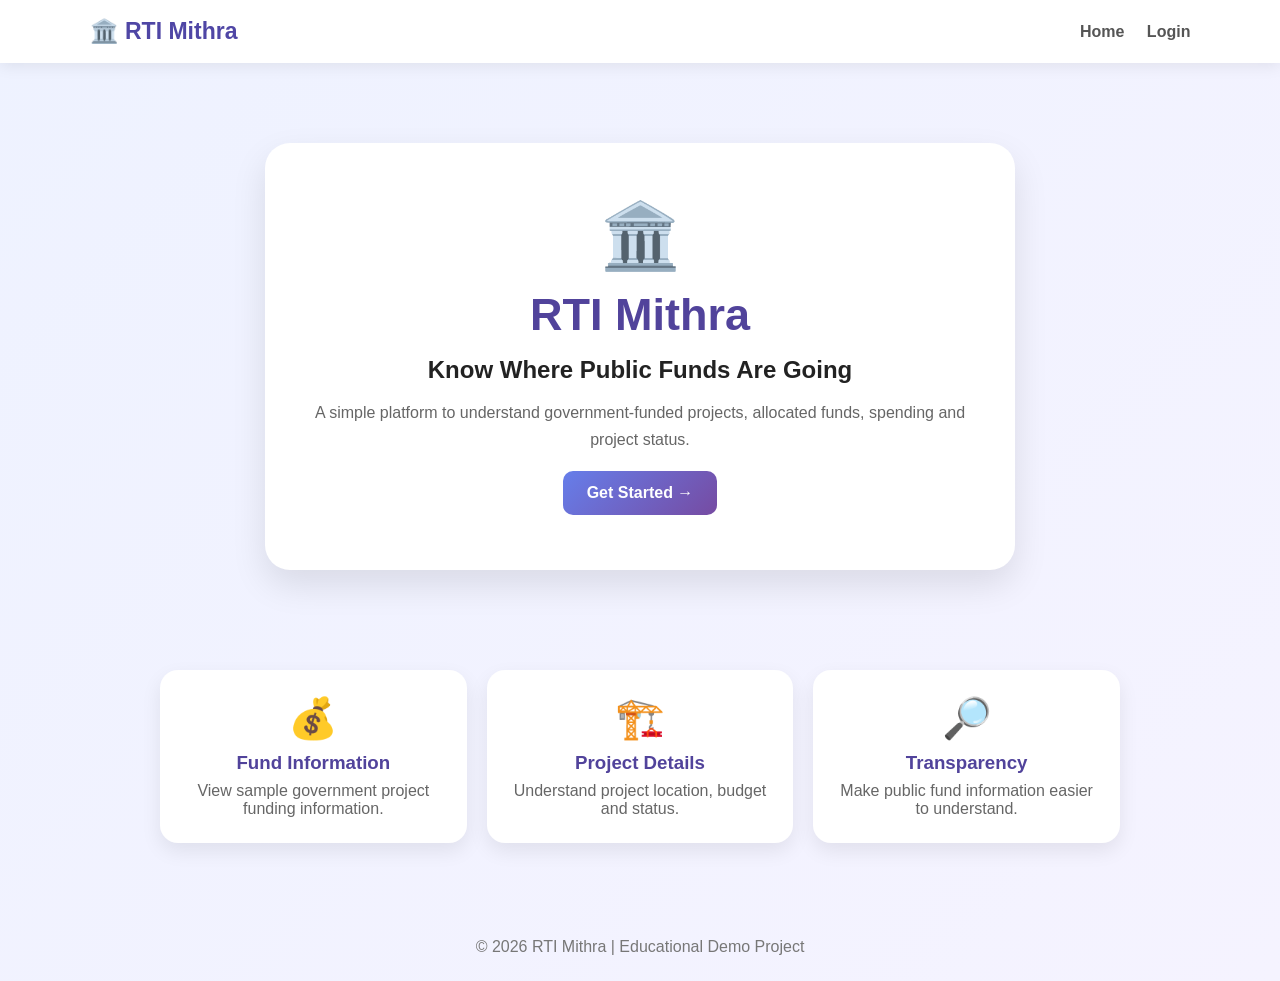
<file: index.html>
<!DOCTYPE html>
<html lang="en">
<head>
    <meta charset="UTF-8">
    <meta name="viewport" content="width=device-width, initial-scale=1.0">
    <title>RTI Mithra</title>
    <link rel="stylesheet" href="style.css">
</head>

<body>

<header class="navbar">
    <div class="logo">🏛️ RTI Mithra</div>

    <nav>
        <a href="index.html">Home</a>
        <a href="login.html">Login</a>
    </nav>
</header>

<main class="hero">

    <div class="hero-content">

        <div class="hero-icon">🏛️</div>

        <h1>RTI Mithra</h1>

        <h2>Know Where Public Funds Are Going</h2>

        <p>
            A simple platform to understand government-funded
            projects, allocated funds, spending and project status.
        </p>

        <a href="login.html" class="btn">
            Get Started →
        </a>

    </div>

</main>

<section class="features">

    <div class="feature-card">
        <div>💰</div>
        <h3>Fund Information</h3>
        <p>View sample government project funding information.</p>
    </div>

    <div class="feature-card">
        <div>🏗️</div>
        <h3>Project Details</h3>
        <p>Understand project location, budget and status.</p>
    </div>

    <div class="feature-card">
        <div>🔎</div>
        <h3>Transparency</h3>
        <p>Make public fund information easier to understand.</p>
    </div>

</section>

<footer>
    <p>© 2026 RTI Mithra | Educational Demo Project</p>
</footer>

</body>
</html>
</file>
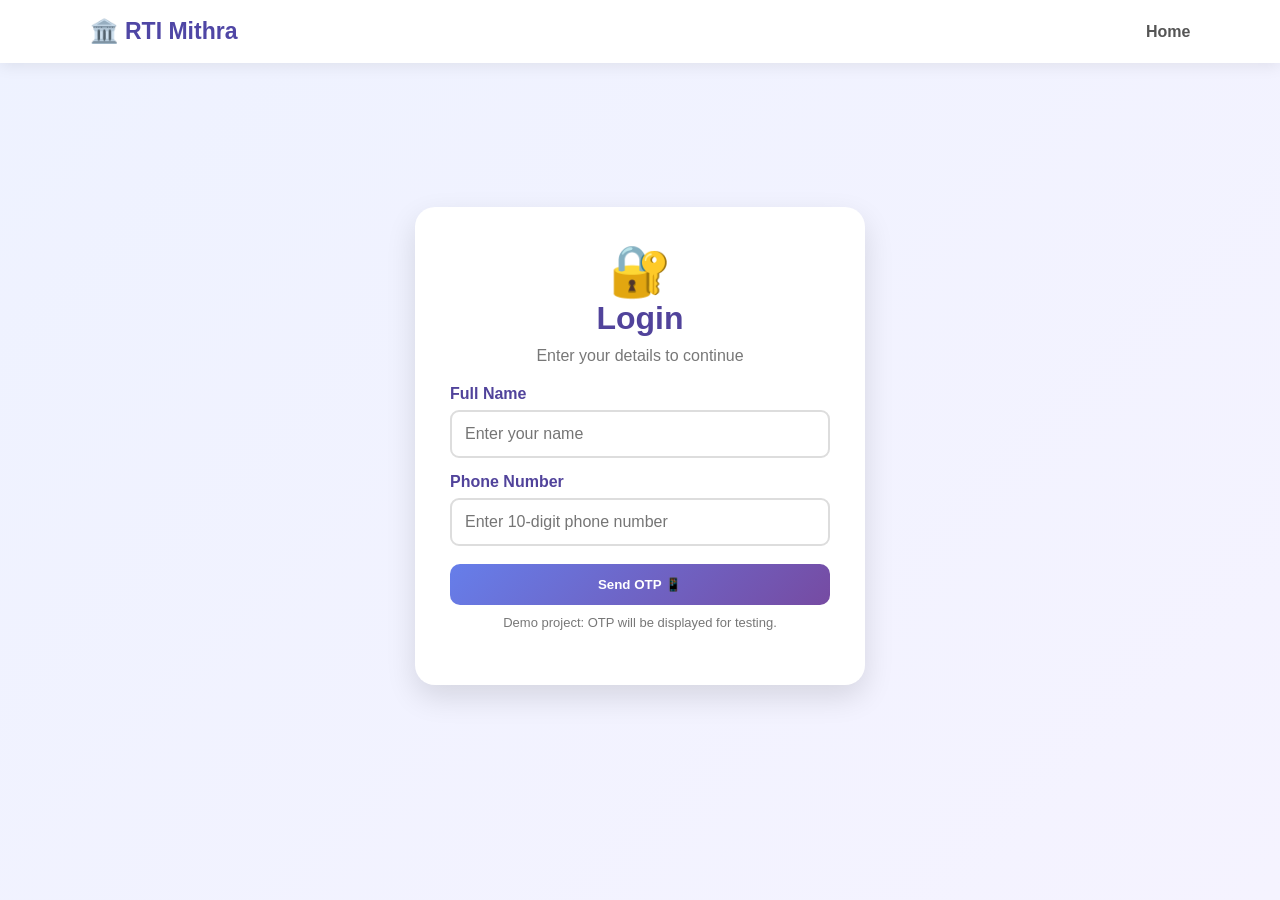
<file: login.html>
<!DOCTYPE html>
<html lang="en">

<head>
    <meta charset="UTF-8">
    <meta name="viewport" content="width=device-width, initial-scale=1.0">

    <title>Login - RTI Mithra</title>

    <link rel="stylesheet" href="style.css">
</head>

<body>

<header class="navbar">

    <div class="logo">🏛️ RTI Mithra</div>

    <a href="index.html">Home</a>

</header>


<div class="form-container">

    <div class="form-card">

        <div class="form-icon">🔐</div>

        <h1>Login</h1>

        <p>Enter your details to continue</p>


        <label>Full Name</label>

        <input
            type="text"
            id="userName"
            placeholder="Enter your name"
        >


        <label>Phone Number</label>

        <input
            type="tel"
            id="phone"
            placeholder="Enter 10-digit phone number"
            maxlength="10"
        >


        <button
            class="btn full-btn"
            onclick="sendOTP()">

            Send OTP 📱

        </button>


        <p class="demo-text">
            Demo project: OTP will be displayed for testing.
        </p>

    </div>

</div>


<script src="script.js"></script>

</body>
</html>
</file>
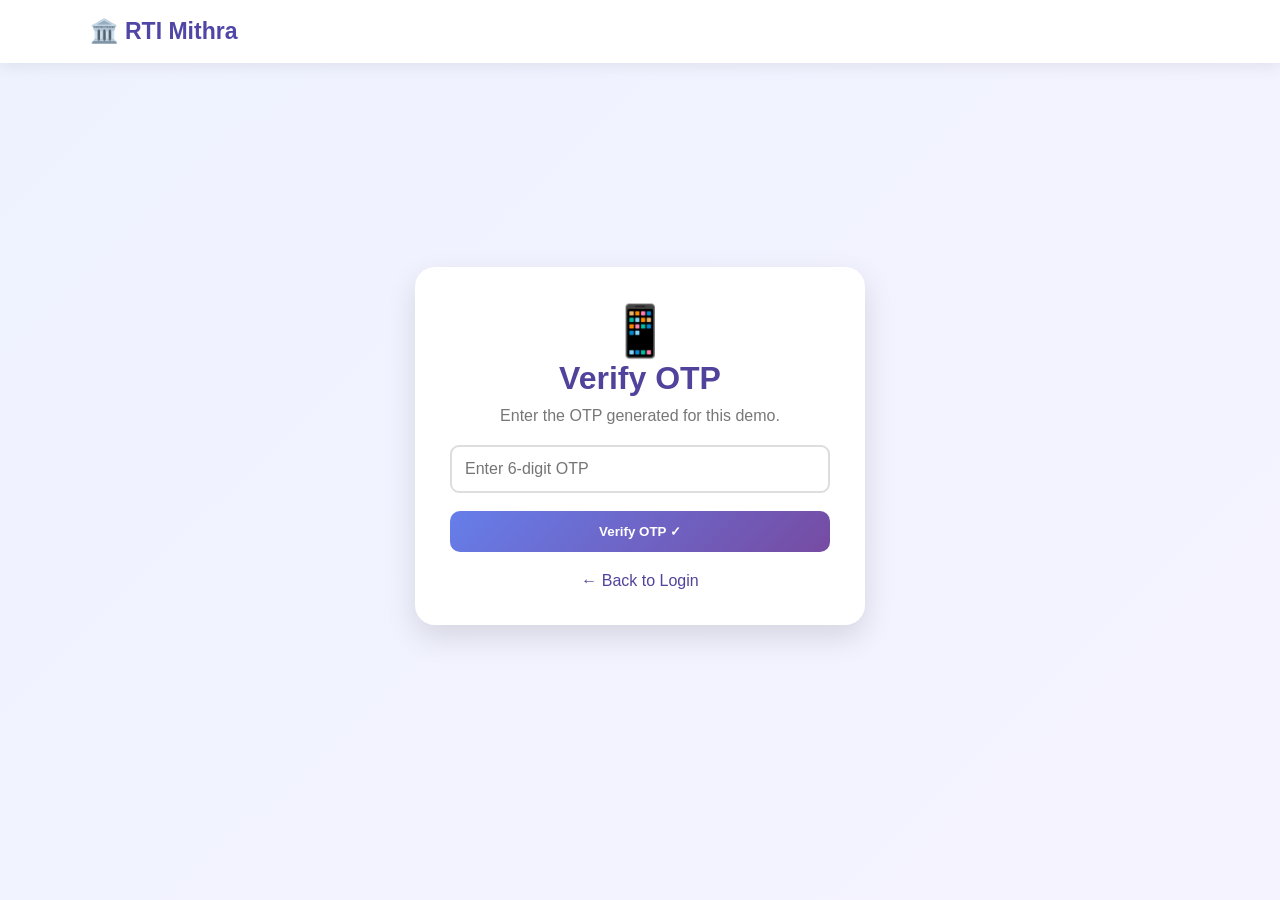
<file: otp.html>
<!DOCTYPE html>
<html lang="en">

<head>

    <meta charset="UTF-8">
    <meta name="viewport"
          content="width=device-width, initial-scale=1.0">

    <title>OTP Verification - RTI Mithra</title>

    <link rel="stylesheet" href="style.css">

</head>

<body>

<header class="navbar">

    <div class="logo">🏛️ RTI Mithra</div>

</header>


<div class="form-container">

    <div class="form-card">

        <div class="form-icon">📱</div>

        <h1>Verify OTP</h1>

        <p>Enter the OTP generated for this demo.</p>


        <input
            type="text"
            id="otpInput"
            placeholder="Enter 6-digit OTP"
            maxlength="6"
        >


        <button
            class="btn full-btn"
            onclick="verifyOTP()">

            Verify OTP ✓

        </button>


        <p id="otpMessage"></p>


        <a href="login.html" class="back-link">
            ← Back to Login
        </a>

    </div>

</div>


<script src="script.js"></script>

</body>
</html>
</file>
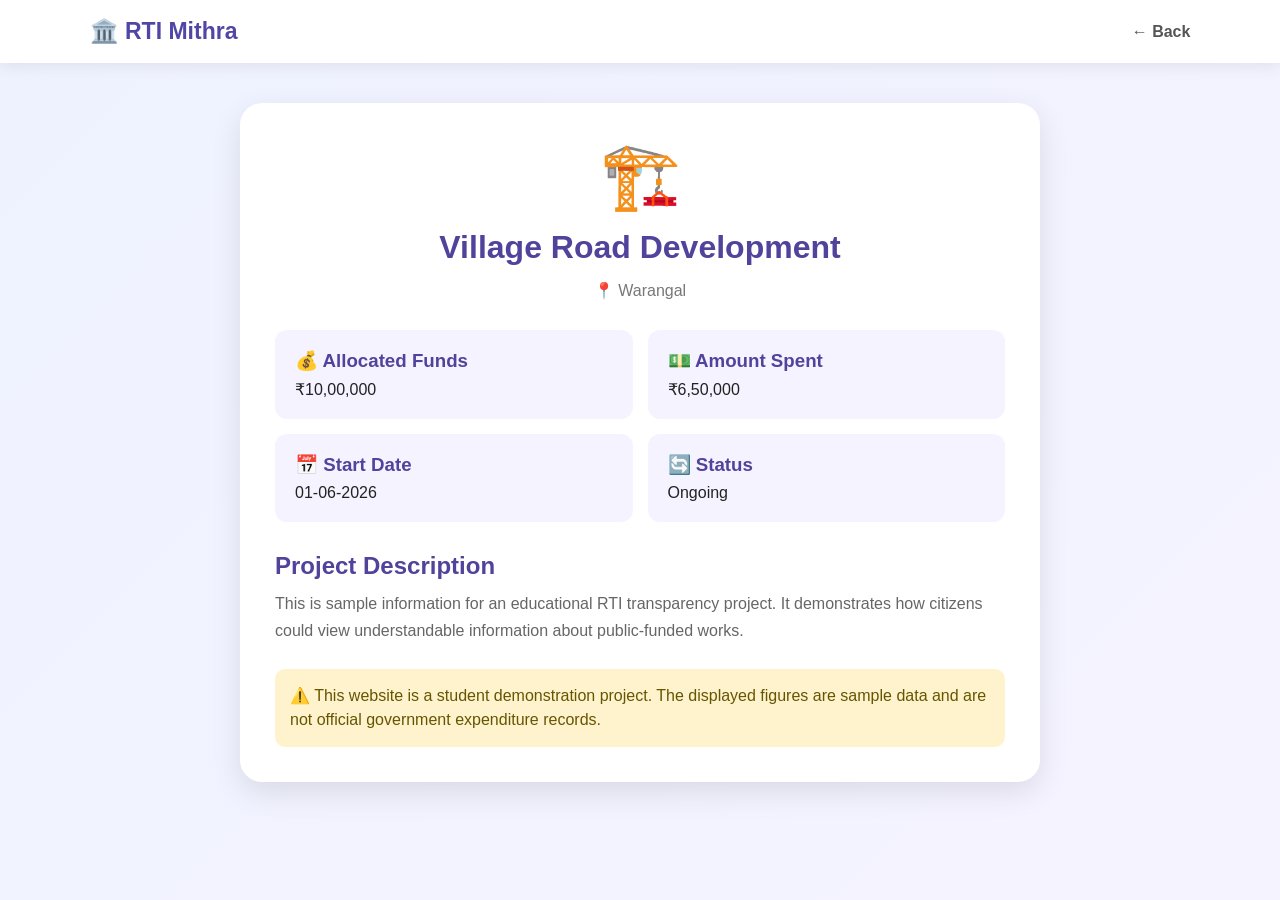
<file: project-details.html>
<!DOCTYPE html>
<html lang="en">

<head>

    <meta charset="UTF-8">

    <meta name="viewport"
          content="width=device-width, initial-scale=1.0">

    <title>Project Details - RTI Mithra</title>

    <link rel="stylesheet" href="style.css">

</head>

<body>

<header class="navbar">

    <div class="logo">🏛️ RTI Mithra</div>

    <a href="funds.html">← Back</a>

</header>


<div class="container">

    <div class="details-card">

        <div class="project-icon">
            🏗️
        </div>

        <h1>Village Road Development</h1>

        <p class="location">
            📍 Warangal
        </p>


        <div class="details-grid">

            <div>
                <h3>💰 Allocated Funds</h3>
                <p>₹10,00,000</p>
            </div>

            <div>
                <h3>💵 Amount Spent</h3>
                <p>₹6,50,000</p>
            </div>

            <div>
                <h3>📅 Start Date</h3>
                <p>01-06-2026</p>
            </div>

            <div>
                <h3>🔄 Status</h3>
                <p>Ongoing</p>
            </div>

        </div>


        <div class="description">

            <h2>Project Description</h2>

            <p>
                This is sample information for an educational
                RTI transparency project. It demonstrates how
                citizens could view understandable information
                about public-funded works.
            </p>

        </div>


        <div class="notice">

            ⚠️ This website is a student demonstration project.
            The displayed figures are sample data and are not
            official government expenditure records.

        </div>

    </div>

</div>

</body>
</html>
</file>
<file: style.css>
* {
    margin: 0;
    padding: 0;
    box-sizing: border-box;
}

body {
    font-family: Arial, sans-serif;
    background: linear-gradient(135deg, #eef2ff, #f5f3ff);
    color: #222;
    min-height: 100vh;
}


/* NAVBAR */

.navbar {
    background: white;
    padding: 18px 7%;
    display: flex;
    justify-content: space-between;
    align-items: center;
    box-shadow: 0 3px 15px rgba(0,0,0,0.08);
}

.logo {
    color: #4f46a5;
    font-size: 23px;
    font-weight: bold;
}

.navbar a {
    color: #555;
    text-decoration: none;
    margin-left: 18px;
    font-weight: bold;
}

.navbar a:hover {
    color: #5b4bb7;
}


/* HERO */

.hero {
    padding: 80px 20px;
    text-align: center;
}

.hero-content {
    background: white;
    max-width: 750px;
    margin: auto;
    padding: 55px 30px;
    border-radius: 25px;
    box-shadow: 0 15px 35px rgba(0,0,0,0.1);
}

.hero-icon {
    font-size: 65px;
}

.hero h1 {
    color: #51439b;
    font-size: 45px;
    margin: 15px 0;
}

.hero h2 {
    margin-bottom: 15px;
}

.hero p {
    color: #666;
    line-height: 1.7;
}


/* BUTTON */

.btn {
    display: inline-block;
    background: linear-gradient(135deg, #667eea, #764ba2);
    color: white;
    text-decoration: none;
    padding: 13px 24px;
    border: none;
    border-radius: 10px;
    font-weight: bold;
    cursor: pointer;
    margin-top: 18px;
}

.btn:hover {
    transform: translateY(-2px);
}


/* FEATURES */

.features {
    max-width: 1000px;
    margin: 0 auto 50px;
    padding: 20px;
    display: grid;
    grid-template-columns: repeat(3, 1fr);
    gap: 20px;
}

.feature-card {
    background: white;
    padding: 25px;
    border-radius: 18px;
    text-align: center;
    box-shadow: 0 8px 20px rgba(0,0,0,0.08);
}

.feature-card div {
    font-size: 40px;
    margin-bottom: 10px;
}

.feature-card h3 {
    color: #51439b;
    margin-bottom: 8px;
}

.feature-card p {
    color: #666;
}


/* FOOTER */

footer {
    text-align: center;
    padding: 25px;
    color: #777;
}


/* FORM */

.form-container {
    min-height: 85vh;
    display: flex;
    justify-content: center;
    align-items: center;
    padding: 30px 15px;
}

.form-card {
    background: white;
    width: 100%;
    max-width: 450px;
    padding: 35px;
    border-radius: 20px;
    box-shadow: 0 12px 30px rgba(0,0,0,0.12);
}

.form-card h1 {
    color: #51439b;
    text-align: center;
}

.form-card > p {
    text-align: center;
    color: #777;
    margin: 10px 0 20px;
}

.form-icon {
    text-align: center;
    font-size: 50px;
}

label {
    display: block;
    color: #51439b;
    font-weight: bold;
    margin: 15px 0 7px;
}

input {
    width: 100%;
    padding: 13px;
    border: 2px solid #ddd;
    border-radius: 9px;
    font-size: 16px;
    outline: none;
}

input:focus {
    border-color: #667eea;
}

.full-btn {
    width: 100%;
}

.demo-text {
    font-size: 13px;
    color: #888;
}

.back-link {
    display: block;
    text-align: center;
    color: #51439b;
    text-decoration: none;
    margin-top: 20px;
}


/* DASHBOARD */

.container {
    max-width: 1100px;
    width: 90%;
    margin: auto;
    padding: 40px 0;
}

.welcome {
    text-align: center;
    color: #51439b;
    margin-bottom: 30px;
}

.welcome p {
    color: #666;
    margin-top: 8px;
}

.stats-grid {
    display: grid;
    grid-template-columns: repeat(4, 1fr);
    gap: 18px;
}

.stat-card {
    background: white;
    text-align: center;
    padding: 25px;
    border-radius: 17px;
    box-shadow: 0 8px 20px rgba(0,0,0,0.08);
}

.stat-card span {
    font-size: 35px;
}

.stat-card h2 {
    color: #51439b;
    font-size: 28px;
    margin: 8px;
}

.stat-card p {
    color: #777;
}

.section-title {
    color: #51439b;
    margin: 35px 0 20px;
}

.card-grid {
    display: grid;
    grid-template-columns: repeat(2, 1fr);
    gap: 20px;
}

.info-card {
    background: white;
    padding: 30px;
    border-radius: 18px;
    box-shadow: 0 8px 20px rgba(0,0,0,0.08);
}

.big-icon {
    font-size: 45px;
}

.info-card h2 {
    color: #51439b;
    margin: 10px 0;
}

.info-card p {
    color: #666;
    line-height: 1.5;
}


/* FUNDS */

.page-title {
    text-align: center;
    color: #51439b;
}

.page-description {
    text-align: center;
    color: #777;
    margin: 10px 0 30px;
}

.project-grid {
    display: grid;
    grid-template-columns: repeat(3, 1fr);
    gap: 20px;
}

.project-card {
    background: white;
    padding: 25px;
    border-radius: 18px;
    box-shadow: 0 8px 20px rgba(0,0,0,0.08);
}

.project-card h2 {
    color: #51439b;
    margin: 18px 0 12px;
}

.project-card p {
    color: #666;
    margin: 8px 0;
}

.status {
    display: inline-block;
    padding: 7px 12px;
    border-radius: 20px;
    font-size: 13px;
    font-weight: bold;
}

.ongoing {
    background: #fff3cd;
    color: #856404;
}

.completed {
    background: #d4edda;
    color: #155724;
}


/* DETAILS */

.details-card {
    background: white;
    max-width: 800px;
    margin: auto;
    padding: 35px;
    border-radius: 22px;
    box-shadow: 0 10px 30px rgba(0,0,0,0.1);
}

.project-icon {
    text-align: center;
    font-size: 65px;
}

.details-card h1 {
    text-align: center;
    color: #51439b;
    margin: 15px 0;
}

.location {
    text-align: center;
    color: #777;
}

.details-grid {
    display: grid;
    grid-template-columns: repeat(2, 1fr);
    gap: 15px;
    margin: 30px 0;
}

.details-grid div {
    background: #f5f3ff;
    padding: 20px;
    border-radius: 12px;
}

.details-grid h3 {
    color: #51439b;
    margin-bottom: 8px;
}

.description {
    margin-top: 20px;
}

.description h2 {
    color: #51439b;
    margin-bottom: 10px;
}

.description p {
    color: #666;
    line-height: 1.7;
}

.notice {
    margin-top: 25px;
    padding: 15px;
    background: #fff3cd;
    color: #665500;
    border-radius: 10px;
    line-height: 1.5;
}


/* MOBILE */

@media (max-width: 700px) {

    .navbar {
        padding: 15px;
        flex-direction: column;
        gap: 12px;
    }

    .navbar a {
        margin: 5px;
    }

    .hero h1 {
        font-size: 35px;
    }

    .features,
    .stats-grid,
    .card-grid,
    .project-grid {
        grid-template-columns: 1fr;
    }

    .details-grid {
        grid-template-columns: 1fr;
    }

    .container {
        width: 94%;
    }
}
</file>
